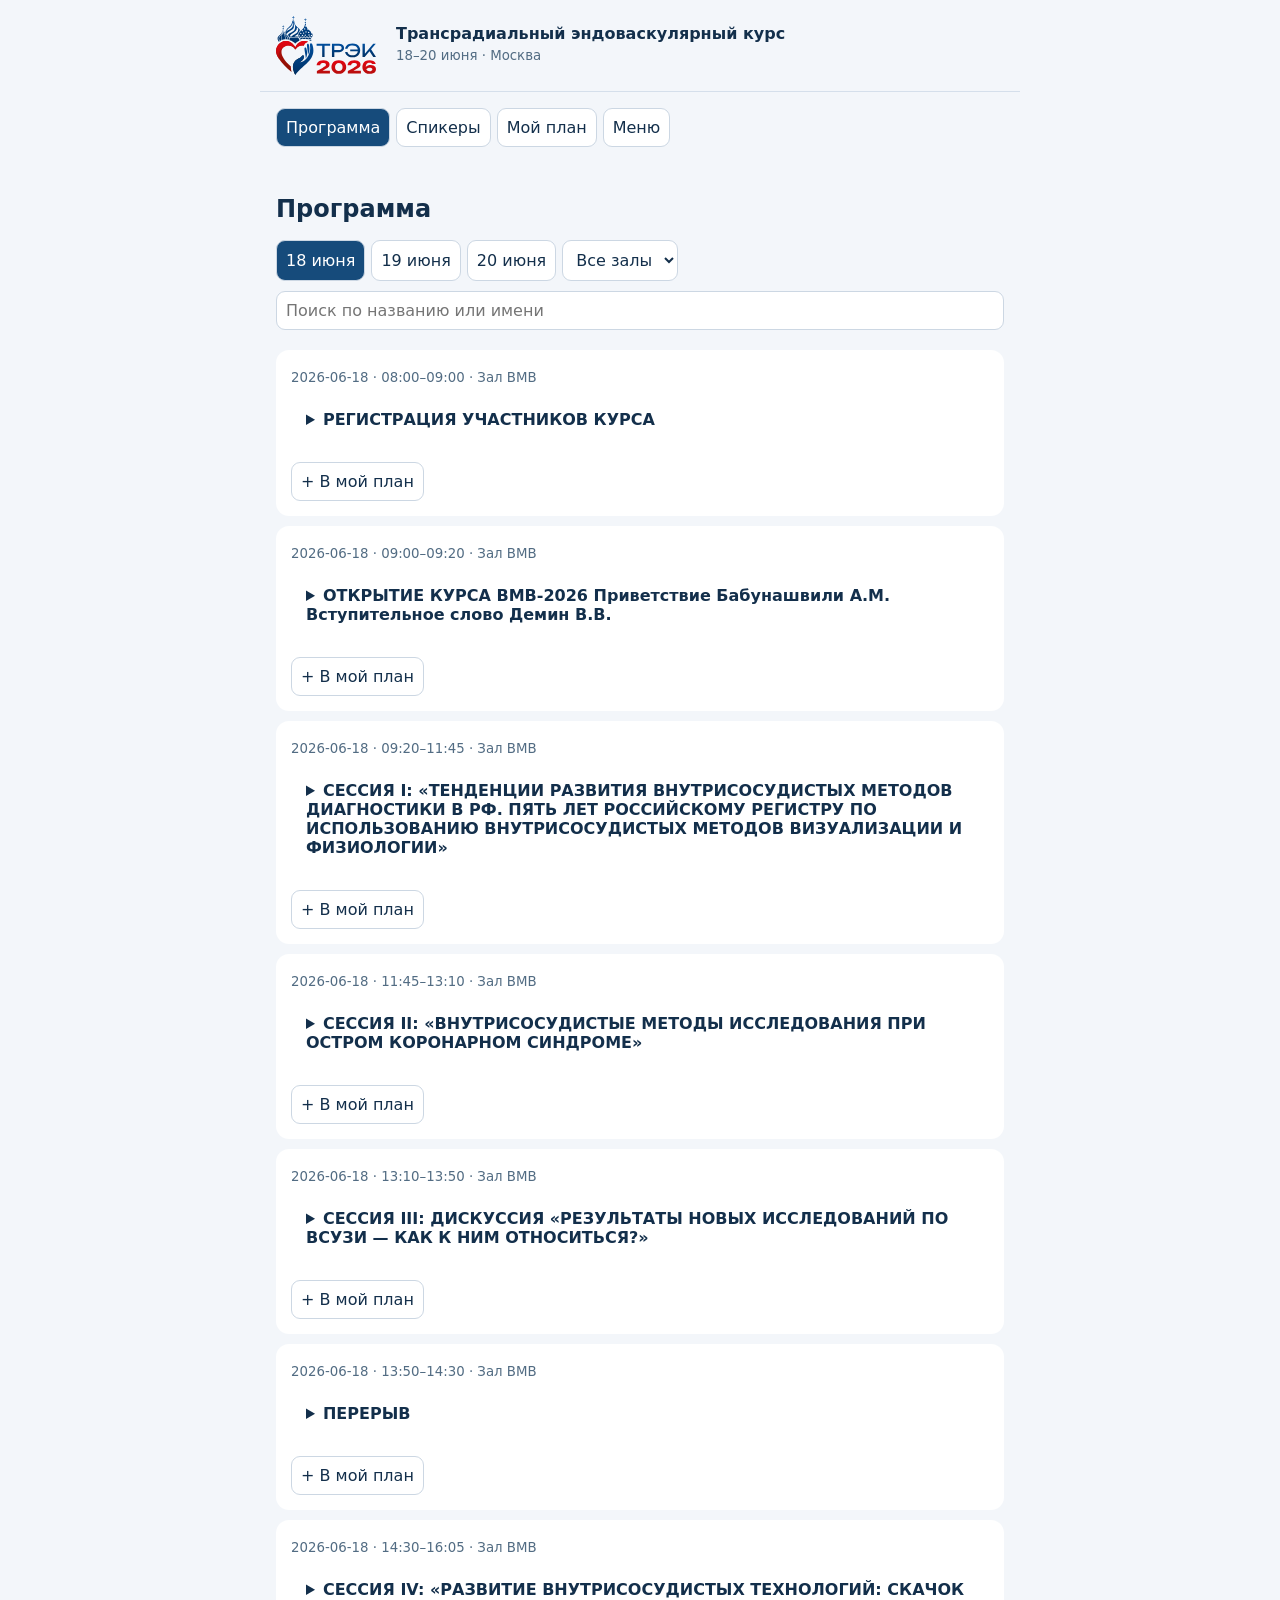
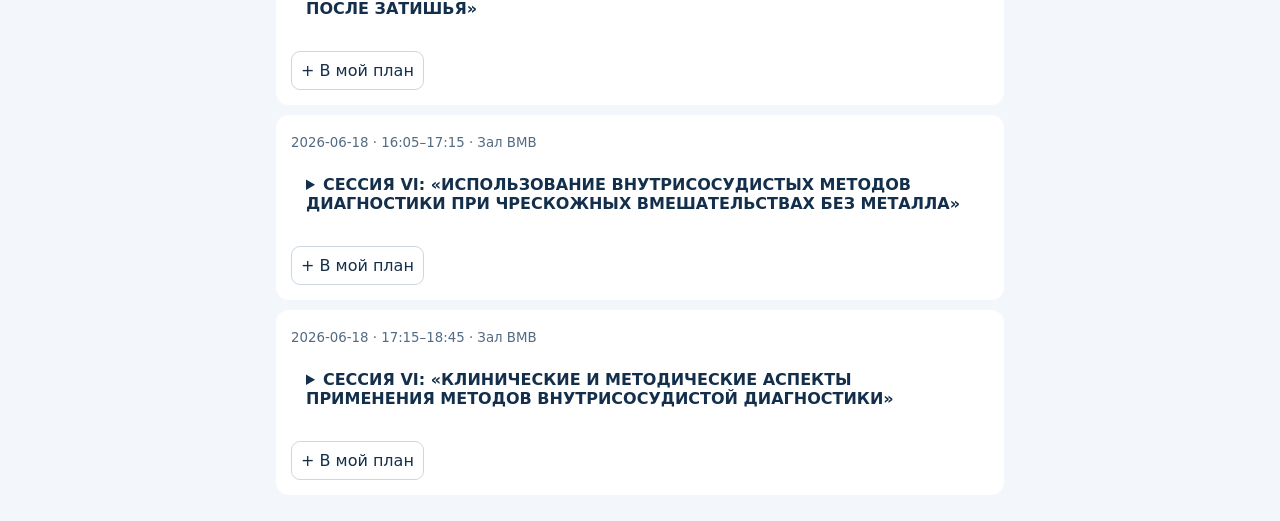
<file: index.html>
<!doctype html><html lang="ru"><meta charset="utf-8"><meta name="viewport" content="width=device-width,initial-scale=1"><meta name="theme-color" content="#103960"><link rel="apple-touch-icon" href="icon.png"><title>ТРЭК 2026 · Программа</title><style>
*{box-sizing:border-box}body{font:16px system-ui;color:#132f4b;background:#f3f6fa;margin:0}header,main,nav{max-width:760px;margin:auto;padding:16px}header{display:flex;align-items:center;gap:20px;border-bottom:1px solid #d5dfeb}header img{width:100px}h1{font-size:24px}h2{font-size:19px}button,select,input{font:inherit;padding:9px;border:1px solid #ccd7e3;border-radius:9px;background:white;color:inherit}button{cursor:pointer}button[aria-pressed=true]{background:#164b7b;color:white}nav,#filters{display:flex;gap:6px;flex-wrap:wrap}article,details{background:white;border-radius:13px;padding:15px;margin:10px 0}summary{cursor:pointer;font-weight:600}small{display:block;color:#526c83;margin:5px 0}article>button{margin-top:8px}a{color:#15518c}input{width:100%;margin:10px 0}.talk{border-top:1px solid #dde5ee;padding:10px 0}
</style><header><img src="logo.svg" alt="ТРЭК 2026"><div><strong>Трансрадиальный эндоваскулярный курс</strong><small>18–20 июня · Москва</small></div></header><nav id="tabs"></nav><main><h1 id="heading">Программа</h1><div id="filters"></div><input id="q" type="search" placeholder="Поиск по названию или имени"><div id="list">Загрузка программы…</div></main><script src="reader.js"></script></html>
</file>
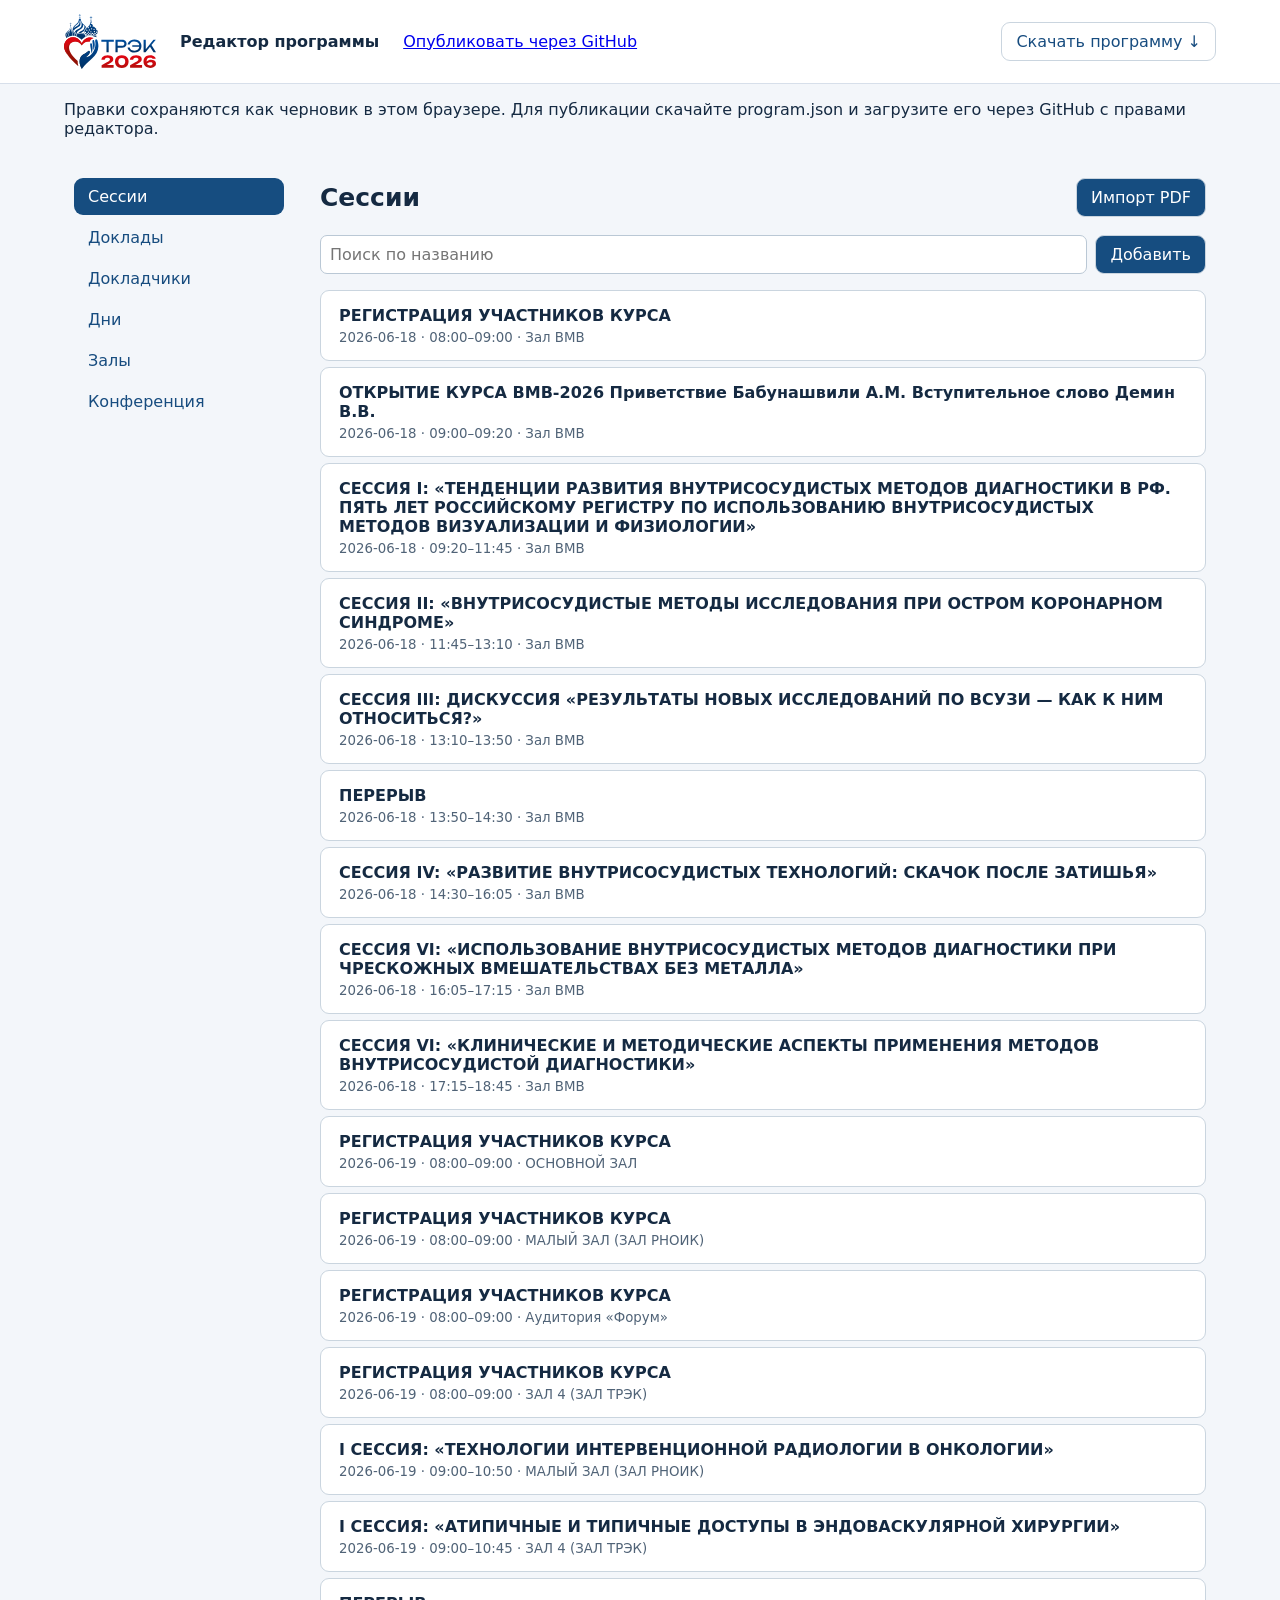
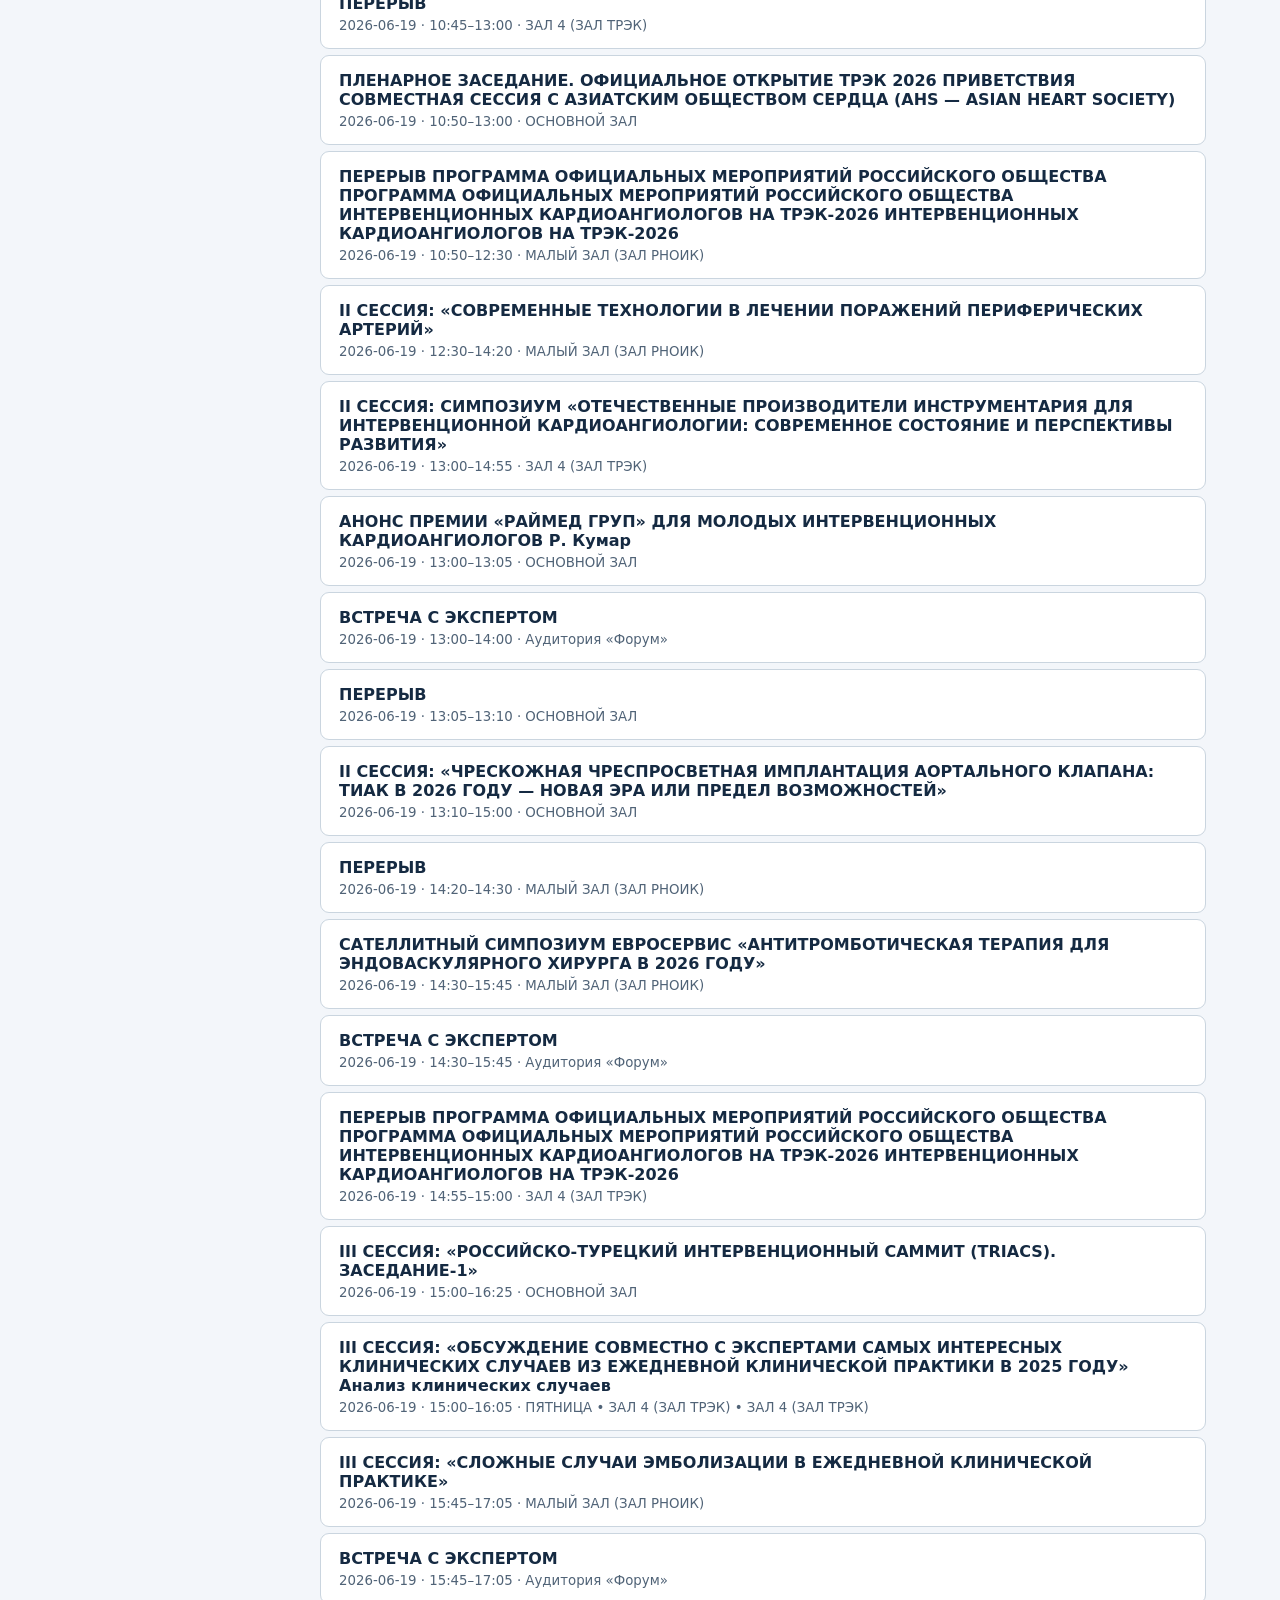
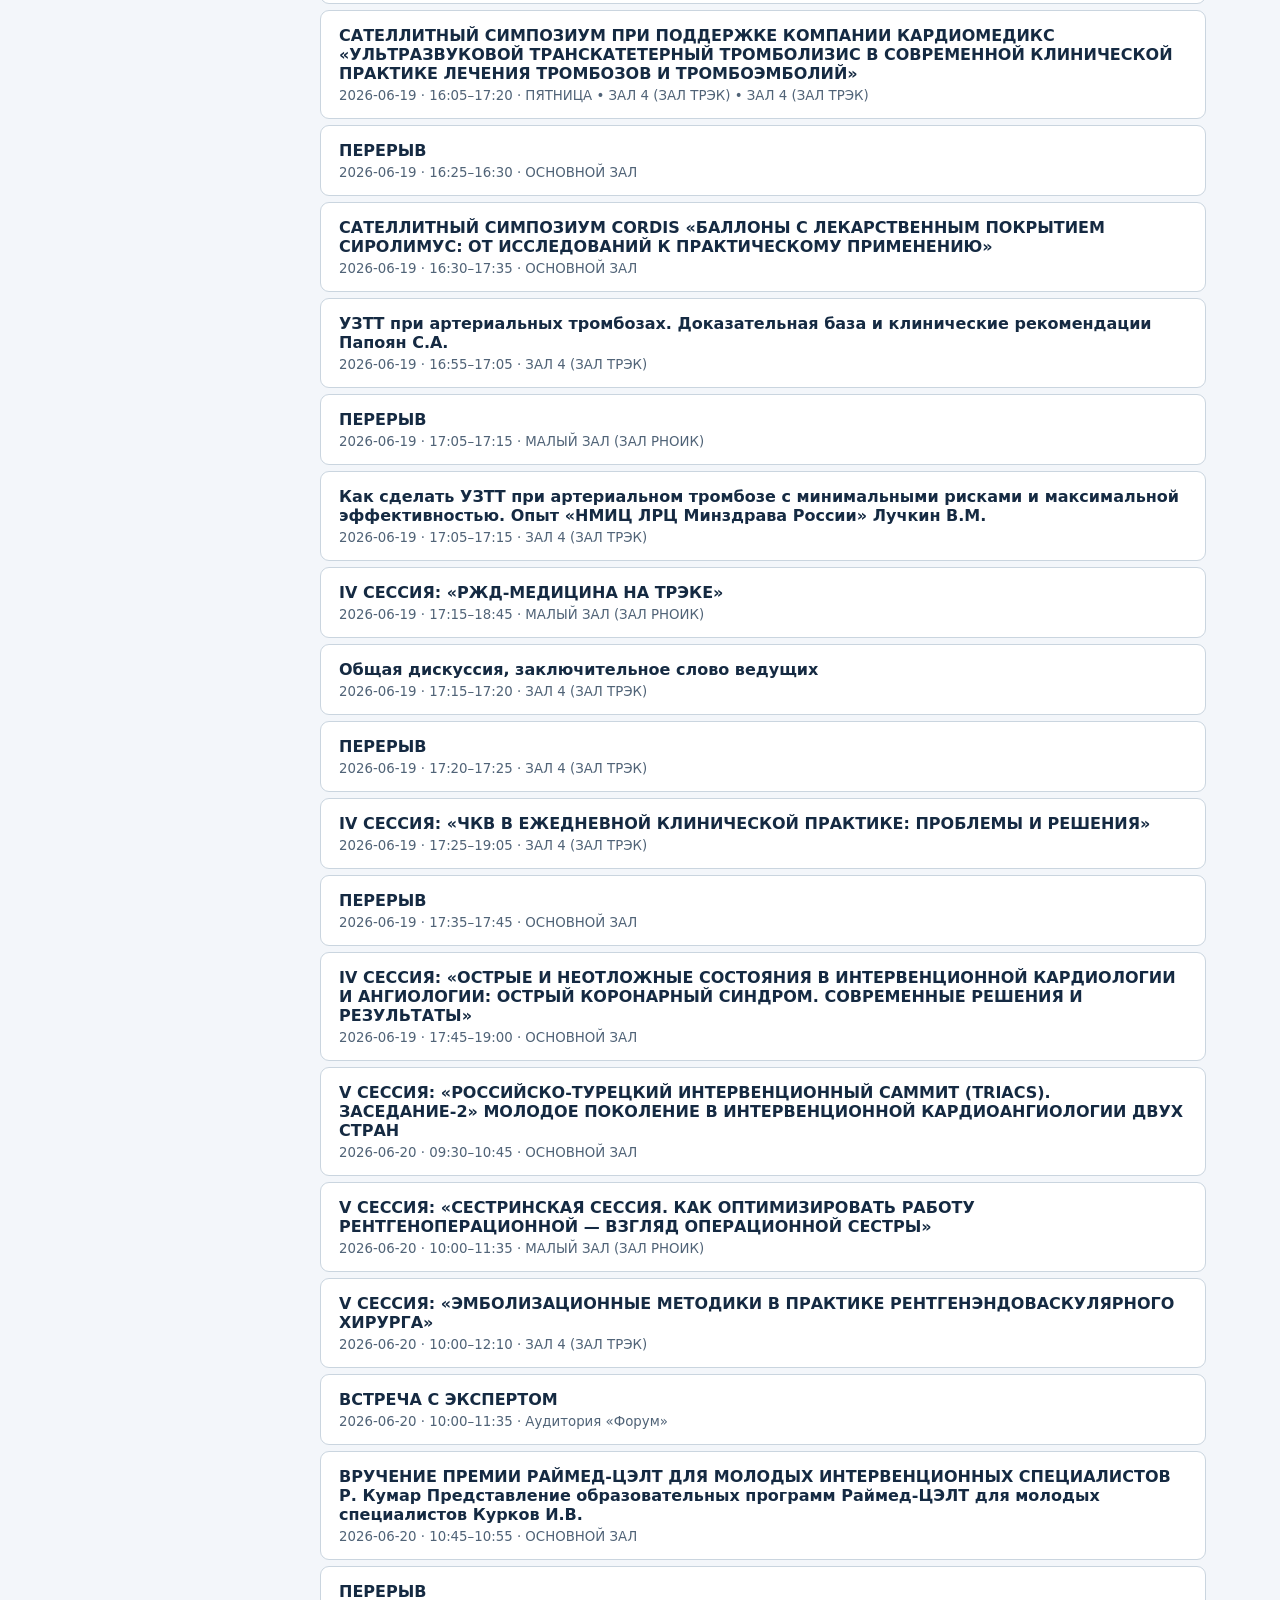
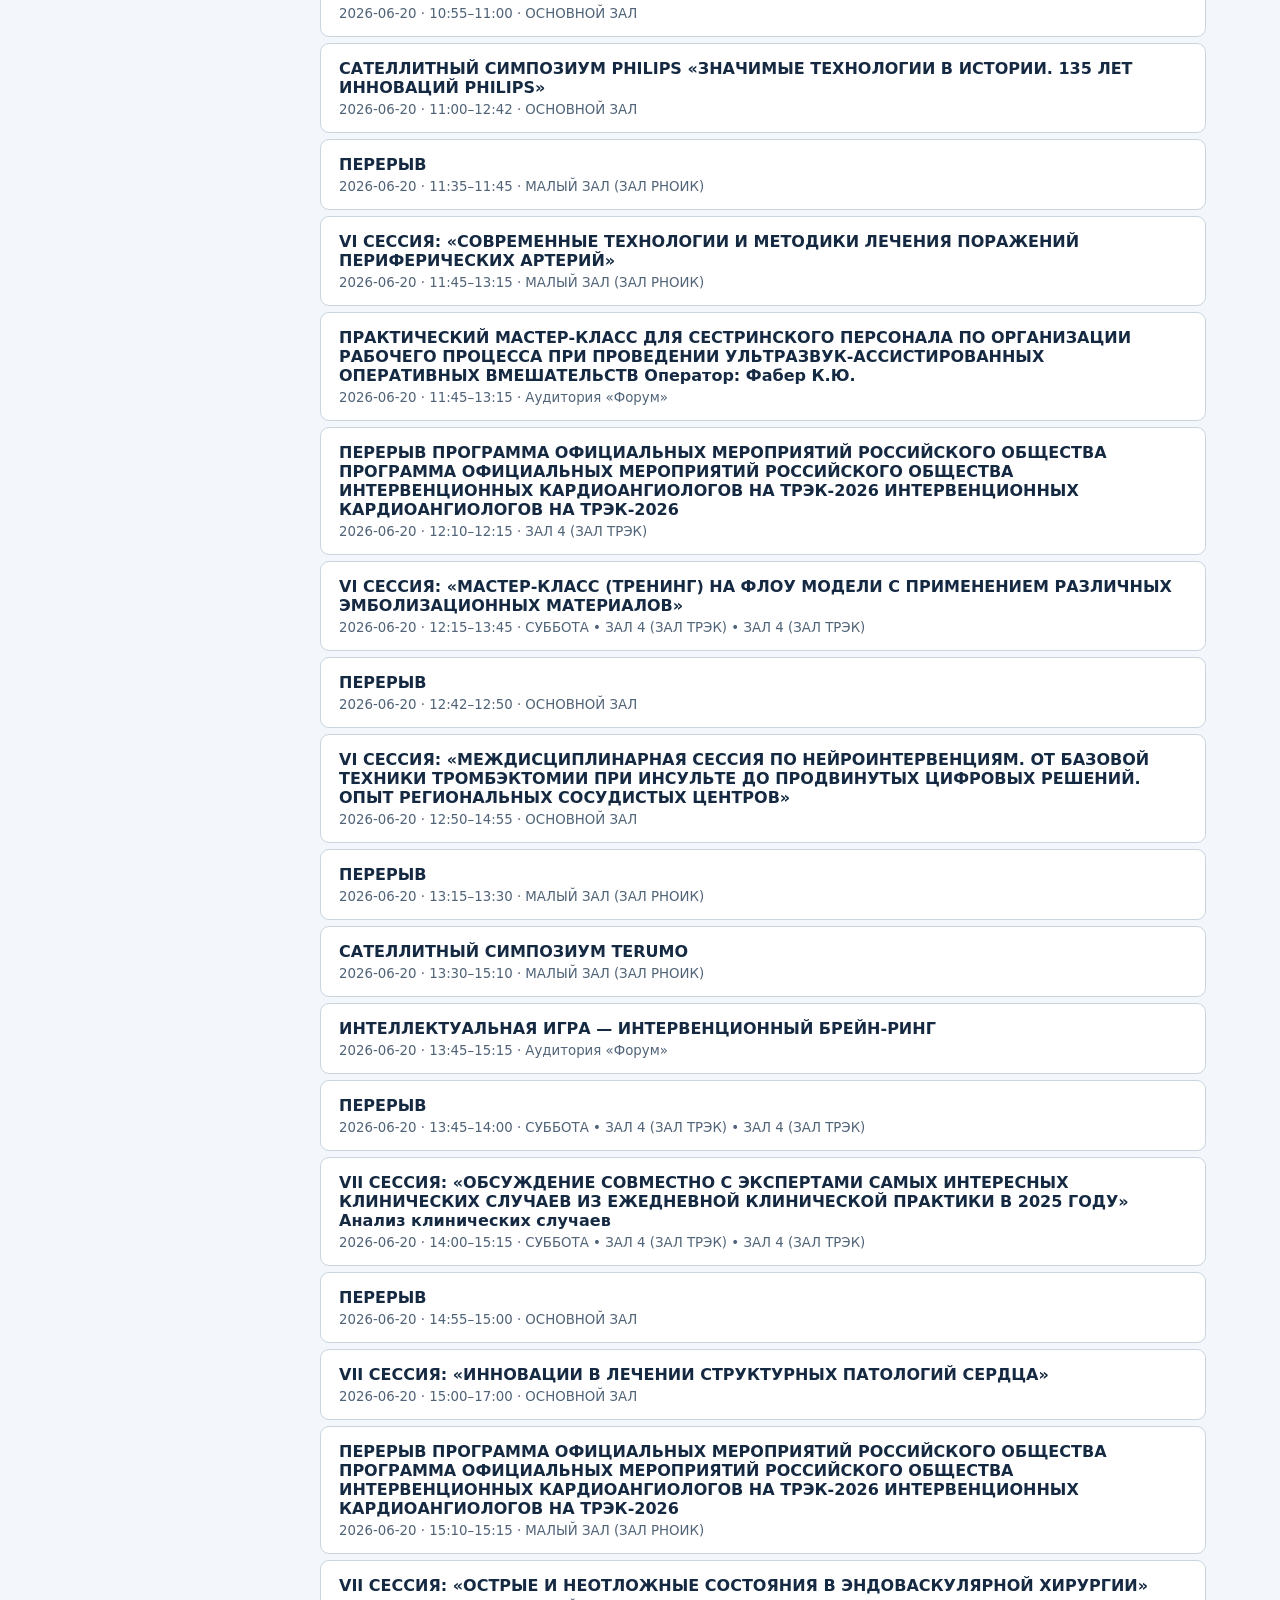
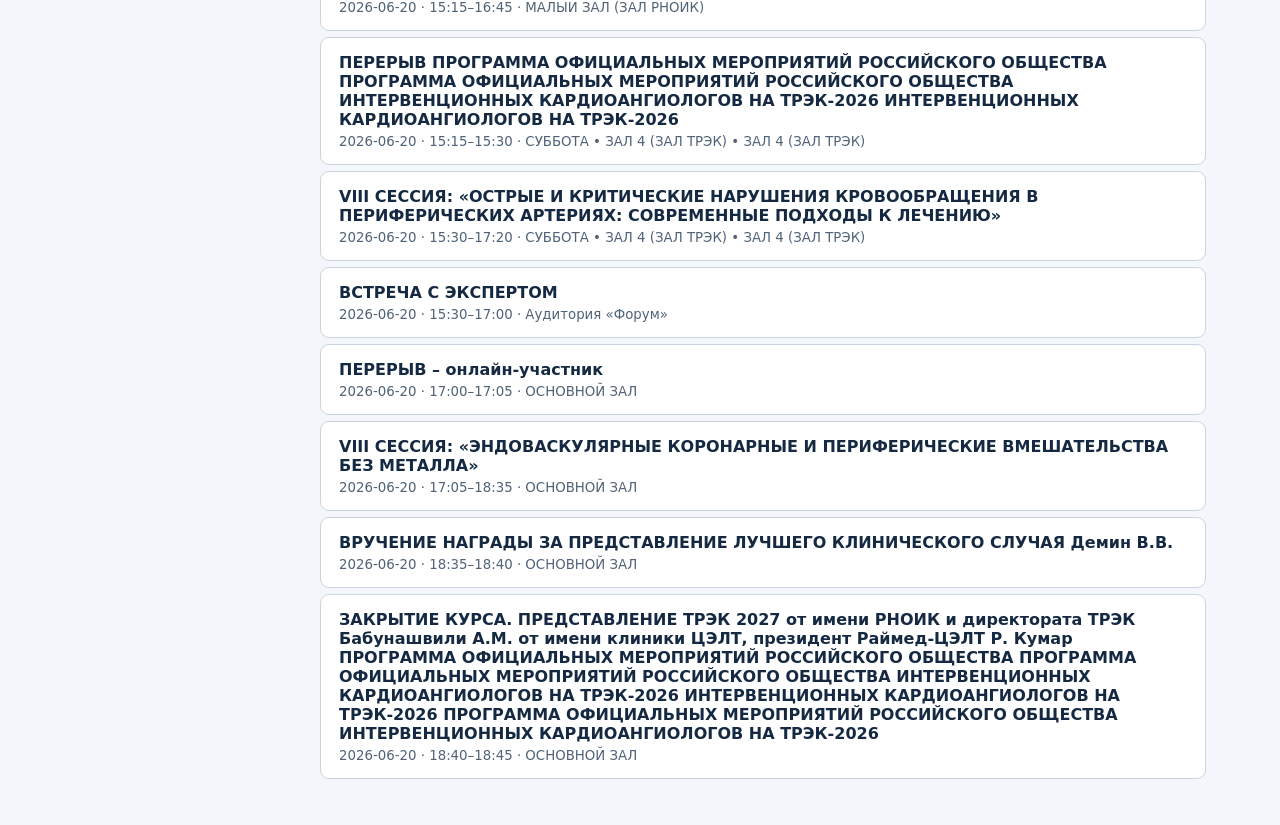
<file: admin/index.html>
<!doctype html><html lang="ru"><meta charset="utf-8"><meta name="viewport" content="width=device-width, initial-scale=1"><title>ТРЭК · Редактор программы</title>
<link rel="stylesheet" href="style.css"><header><img src="logo.svg" alt="ТРЭК 2026"><strong>Редактор программы</strong><a href="https://github.com/efrolovavandco-crypto/trek-2026-programma/upload/main" target="_blank" rel="noopener">Опубликовать через GitHub</a><button id="exportBtn">Скачать программу ↓</button></header>
<p style="margin:1rem 5vw">Правки сохраняются как черновик в этом браузере. Для публикации скачайте program.json и загрузите его через GitHub с правами редактора.</p><main><nav aria-label="Разделы"></nav><section><div class="section-top"><h1></h1><button id="pdfBtn" class="primary" type="button">Импорт PDF</button></div><div id="tools"><input id="query" type="search" placeholder="Поиск по названию" aria-label="Поиск по названию"><button id="add">Добавить</button></div><div id="list"></div></section></main>
<dialog><form><h2></h2><div id="fields"></div><p id="error" role="alert"></p><footer><button type="button" id="del">Удалить</button><button type="button" id="cancel">Отмена</button><button class="primary">Сохранить</button></footer></form></dialog><dialog id="pdfDialog"><h2>Программа из PDF</h2><p>Проверьте извлечённый текст. Каждая сессия начинается со слова «Сессия» или «Заседание». Доклады начинаются со времени или «Доклад:», авторы — с «Докладчики:».</p><input id="pdfFile" type="file" accept="application/pdf,.pdf"><label>Дата для страниц без даты<input id="pdfDate" type="date" required></label><label>Извлечённая программа<textarea id="pdfText" rows="10" placeholder="19 июня 2026&#10;Зал: Основной&#10;09:00–10:00 Сессия: Трансрадиальный доступ&#10;09:00–09:20 Выбор доступа&#10;Докладчики: Иванов Иван Иванович"></textarea></label><p id="pdfStatus" role="status"></p><div id="pdfPreview"></div><footer><button id="pdfClose">Закрыть</button><button id="pdfParse">Распознать</button><button id="pdfApply" disabled>Добавить в программу</button></footer></dialog><script src="vendor/pdf.min.js"></script><script src="vendor/pdf.worker.min.js"></script><script src="demo.js"></script><script src="speaker-profiles.js"></script><script>
(async () => {
 try {
  const response = await fetch('../program.json', {cache:'no-cache'});
  if (!response.ok) throw Error();
  Object.assign(demo, await response.json());
 } catch { /* The bundled programme remains available if loading fails. */ }
 for (const src of ['app.js','pdf-import.js']) {
  await new Promise((resolve,reject)=>{const script=document.createElement('script');script.onload=resolve;script.onerror=reject;script.src=src;document.body.append(script)});
 }
})();
</script></html>
</file>
<file: admin/style.css>
*{box-sizing:border-box}body{margin:0;background:#f3f6fa;color:#152a42;font:16px system-ui,sans-serif}header{background:white;border-bottom:1px solid #d7dfea;display:flex;align-items:center;gap:24px;padding:14px 5vw}header img{width:92px}header button{margin-left:auto}main{max-width:1180px;margin:40px auto;display:grid;grid-template-columns:210px 1fr;gap:36px;padding:0 24px}nav{display:flex;flex-direction:column;align-self:start;gap:4px}button,input,textarea,select{font:inherit}button{cursor:pointer;border:1px solid #cad5df;background:white;color:#174c7f;border-radius:9px;padding:9px 14px}nav button{text-align:left;background:none;border:0}nav button[aria-current=true],.primary,#add{background:#164d80;color:white}h1{margin:0 0 20px;font-size:25px}h2{font-size:21px}#tools,footer{display:flex;gap:8px;margin-bottom:16px}#query{flex:1;min-width:0}.row{width:100%;text-align:left;padding:15px 18px;margin-bottom:6px;display:grid;gap:5px;color:inherit}.row:hover{border-color:#4a81ab}small{color:#506377}input,textarea,select{background:white;border:1px solid #bac8d5;border-radius:7px;padding:9px;color:#152a42}dialog{border:0;border-radius:16px;padding:24px;width:min(540px,94vw);color:inherit;max-height:90vh}dialog::backdrop{background:#152a4277}label{display:grid;gap:5px;margin:12px 0}textarea{min-height:70px}footer{justify-content:flex-end;margin:20px 0 0}#del{margin-right:auto;color:#a12c3b}#error{color:#992135}.person{display:flex;align-items:center;gap:8px}fieldset{border:1px solid #cad5df;border-radius:8px} @media(max-width:700px){main{display:block;margin:18px auto;padding:0 14px}nav{flex-direction:row;overflow:auto;margin-bottom:22px}header{gap:10px;padding:10px}header strong{font-size:14px}header img{width:64px}header button{font-size:13px}}

.section-top{display:flex;align-items:center;justify-content:space-between;flex-wrap:wrap;gap:10px;margin-bottom:18px}.section-top h1{margin:0}main>section{min-width:0}
</file>
